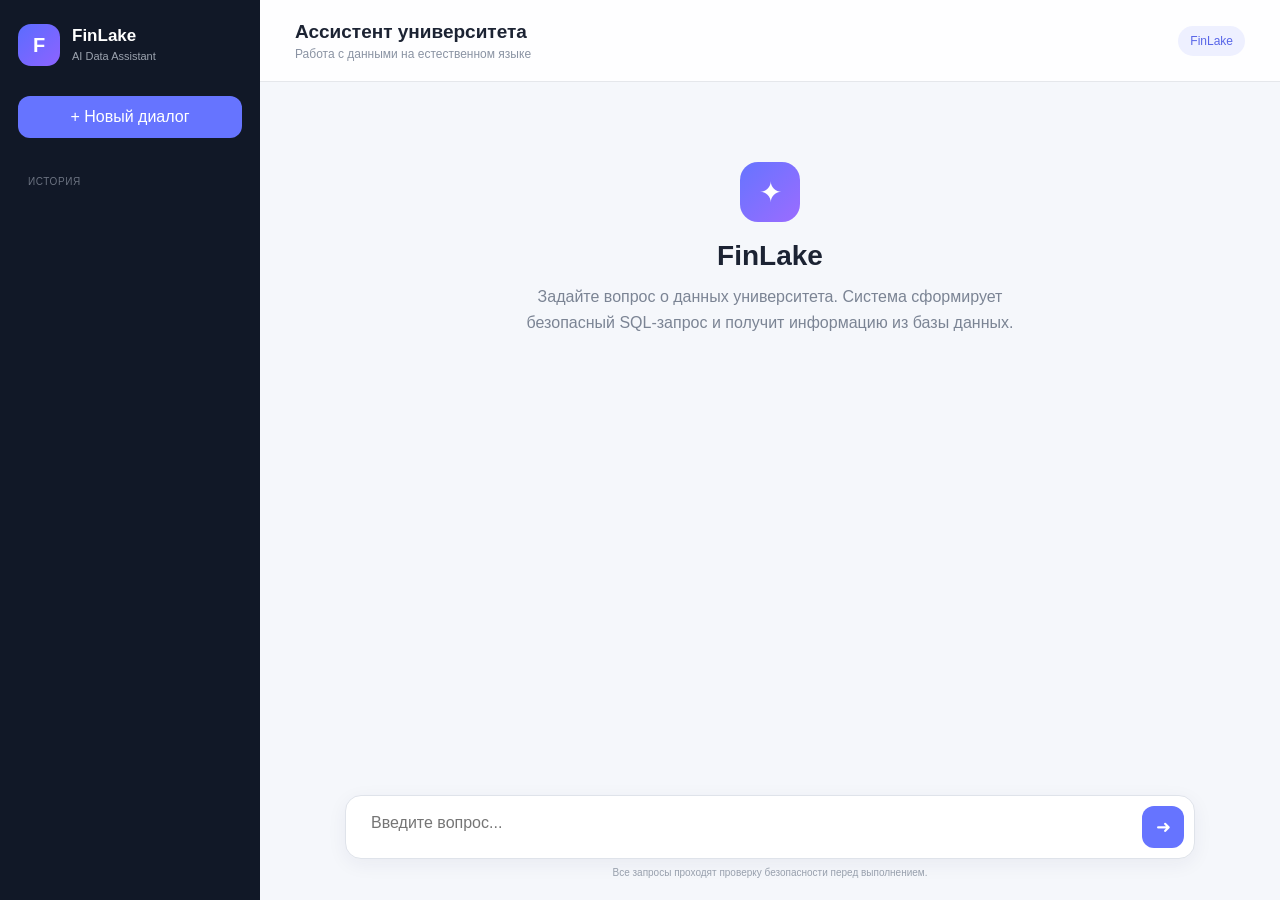
<file: frontend/index.html>
<!DOCTYPE html>
<html lang="ru">

<head>
    <meta charset="UTF-8">
    <meta name="viewport" content="width=device-width, initial-scale=1.0">

    <title>FinLake</title>

    <link rel="stylesheet" href="style.css">
</head>

<body>

<div class="app">

    <aside class="sidebar">

        <div class="logo">

            <div class="logo-icon">
                F
            </div>

            <div>
                <h2>FinLake</h2>
                <span>AI Data Assistant</span>
            </div>

        </div>

        <button
            class="new-chat"
            id="newChatButton"
        >
            + Новый диалог
        </button>

        <div class="history-section">

            <p class="history-title">
                ИСТОРИЯ
            </p>

            <div id="historyList"></div>

        </div>

    </aside>


    <main class="main">

        <header class="header">

            <div>
                <h1>Ассистент университета</h1>

                <p>
                    Работа с данными на естественном языке
                </p>
            </div>

            <div
                class="header-badge"
                id="roleBadge"
            >
                FinLake
            </div>

        </header>


        <section
            class="chat"
            id="chat"
        >

            <div
                class="welcome"
                id="welcome"
            >

                <div class="ai-logo">
                    ✦
                </div>

                <h2>FinLake</h2>

                <p>
                    Задайте вопрос о данных университета.
                    Система сформирует безопасный SQL-запрос
                    и получит информацию из базы данных.
                </p>

            </div>

            <div
                class="messages"
                id="messages"
            ></div>

        </section>


        <div class="input-area">

            <div class="input-box">

                <textarea
                    id="messageInput"
                    placeholder="Введите вопрос..."
                    rows="1"
                ></textarea>

                <button id="sendButton">
                    ➜
                </button>

            </div>

            <p class="hint">
                Все запросы проходят проверку безопасности перед выполнением.
            </p>

        </div>

    </main>

</div>


<script src="script.js"></script>

</body>

</html>
</file>
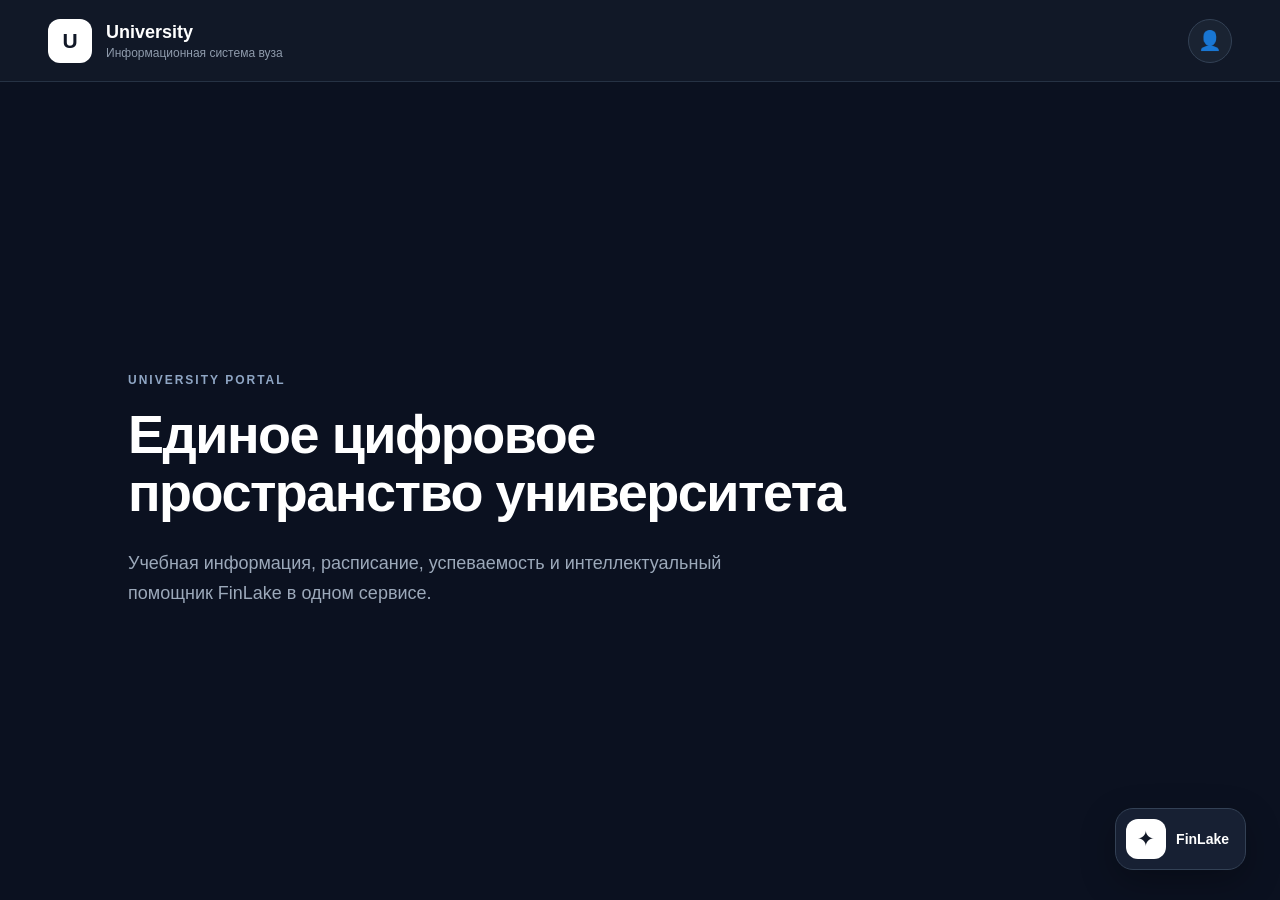
<file: frontend/account.html>
<!DOCTYPE html>
<html lang="ru">

<head>
    <meta charset="UTF-8">
    <meta name="viewport" content="width=device-width, initial-scale=1.0">

    <title>Личный кабинет | University Portal</title>

    <link rel="stylesheet" href="account.css">
</head>

<body>

<header class="topbar">

    <a href="home.html" class="university">

        <div class="university-logo">
            U
        </div>

        <div>
            <h2>University Portal</h2>
            <span id="headerRole">Личный кабинет</span>
        </div>

    </a>

    <div class="topbar-right">

        <div class="mini-profile">

            <div class="mini-avatar" id="miniAvatar">
                U
            </div>

            <div>
                <strong id="miniName">
                    Пользователь
                </strong>

                <span id="miniRole">
                    Личный кабинет
                </span>
            </div>

        </div>

        <button
            class="logout-button"
            id="logoutButton"
            title="Выйти"
        >
            Выйти
        </button>

    </div>

</header>


<main class="content">

    <section class="welcome-section">

        <div>

            <p class="date-label">
                ЛИЧНЫЙ КАБИНЕТ
            </p>

            <h1 id="welcomeTitle">
                Добро пожаловать!
            </h1>

            <p id="welcomeText">
                Загружаем информацию...
            </p>

        </div>

        <div class="role-badge" id="roleBadge">
            Пользователь
        </div>

    </section>


    <section class="profile-card">

        <div class="big-avatar" id="bigAvatar">
            U
        </div>

        <div class="profile-info">

            <h2 id="fullName">
                Загрузка...
            </h2>

            <p id="profileSubtitle">
                University Portal
            </p>

            <div
                class="profile-details"
                id="profileDetails"
            ></div>

        </div>

    </section>


    <section
        class="stats"
        id="stats"
    ></section>


    <div class="dashboard-grid">

        <section class="panel">

            <div class="panel-header">

                <div>
                    <h3 id="leftPanelTitle">
                        Информация
                    </h3>

                    <p id="leftPanelSubtitle">
                        Актуальные данные
                    </p>
                </div>

            </div>

            <div id="leftPanelContent"></div>

        </section>


        <section class="panel">

            <div class="panel-header">

                <div>
                    <h3 id="rightPanelTitle">
                        Дополнительно
                    </h3>

                    <p id="rightPanelSubtitle">
                        Основная информация
                    </p>
                </div>

            </div>

            <div id="rightPanelContent"></div>

        </section>

    </div>

</main>


<a
    href="index.html"
    class="finlake-button"
    title="Открыть FinLake"
>

    <div class="finlake-icon">
        ✦
    </div>

    <div class="finlake-text">
        <strong>FinLake</strong>
        <span>AI-помощник</span>
    </div>

</a>


<script src="account.js"></script>

</body>

</html>
</file>
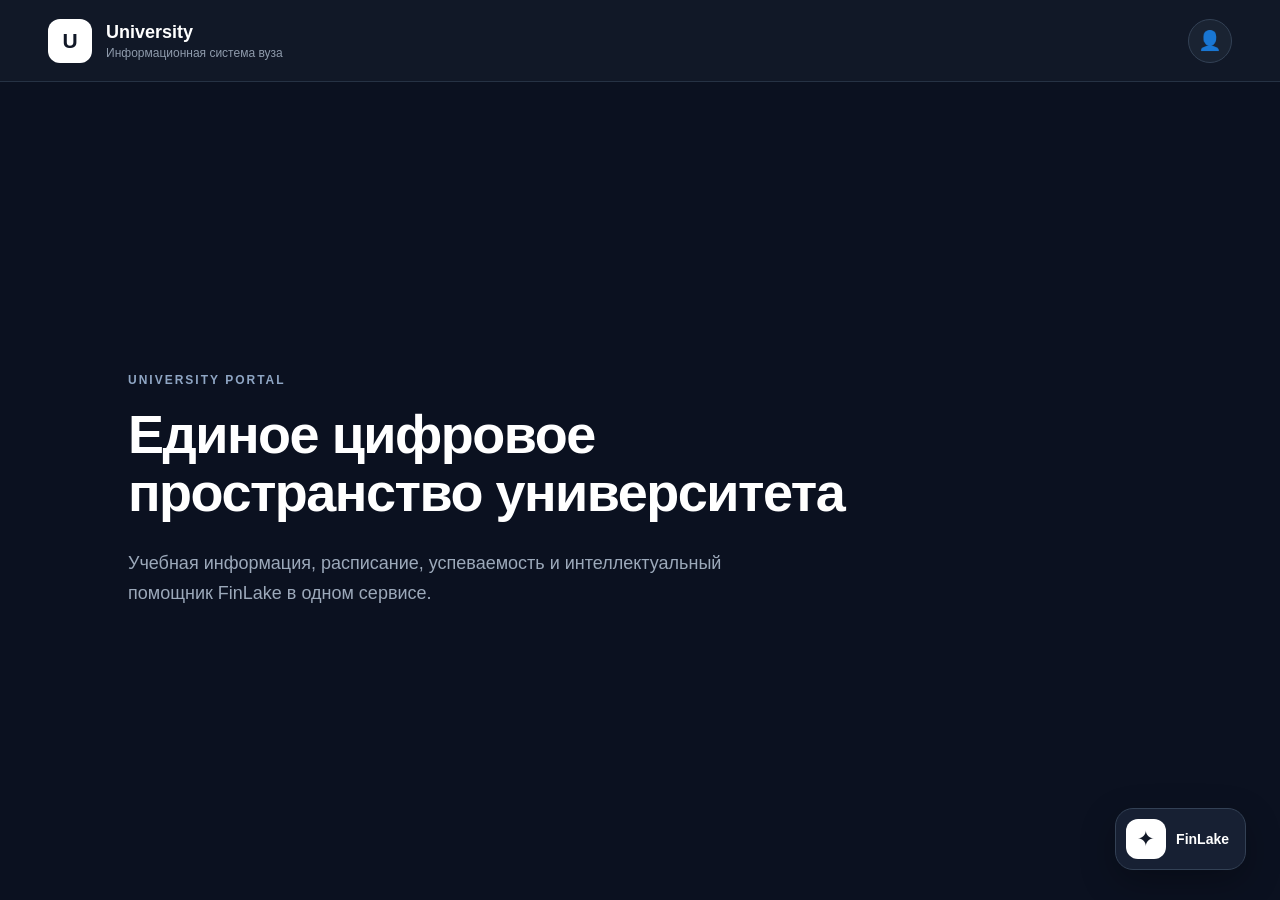
<file: frontend/home.html>
<!DOCTYPE html>
<html lang="ru">

<head>
    <meta charset="UTF-8">
    <meta name="viewport" content="width=device-width, initial-scale=1.0">

    <title>University</title>

    <link rel="stylesheet" href="home.css">
</head>

<body>

<header class="header">

    <div class="university-logo">

        <div class="logo">
            U
        </div>

        <div>
            <h2>University</h2>
            <span>Информационная система вуза</span>
        </div>

    </div>


    <button class="account-button" id="accountButton">
        👤
    </button>

</header>


<main class="main">

    <section class="hero">

        <div class="hero-content">

            <p class="subtitle">
                UNIVERSITY PORTAL
            </p>

            <h1>
                Единое цифровое пространство университета
            </h1>

            <p class="description">
                Учебная информация, расписание, успеваемость
                и интеллектуальный помощник FinLake в одном сервисе.
            </p>

        </div>

    </section>

</main>


<a href="index.html" class="finlake-button">

    <div class="finlake-icon">
        ✦
    </div>

    <span>
        FinLake
    </span>

</a>


<div class="modal" id="loginModal">

    <div class="modal-window">

        <button class="close-button" id="closeButton">
            ×
        </button>


        <h2>
            Вход в личный кабинет
        </h2>

        <p class="modal-description">
            Введите логин и пароль
        </p>


        <form id="loginForm">

            <label for="login">
                Логин
            </label>

            <input
                type="text"
                id="login"
                placeholder="student-0001"
                autocomplete="username"
                required
            >

            <p
                class="error-message"
                id="errorMessage"
            ></p>


            <button
                class="login-button"
                type="submit"
            >
                Войти
            </button>

        </form>

    </div>

</div>


<script src="home.js"></script>

</body>

</html>
</file>
<file: frontend/style.css>
* {
    box-sizing: border-box;
    margin: 0;
    padding: 0;
}

body {
    font-family: -apple-system, BlinkMacSystemFont, "Segoe UI", sans-serif;
    background: #f5f7fb;
    color: #1c2333;
}

button,
textarea {
    font: inherit;
}

.app {
    display: flex;
    height: 100vh;
}

.sidebar {
    width: 260px;
    background: #111827;
    color: white;
    padding: 24px 18px;
    display: flex;
    flex-direction: column;
}

.logo {
    display: flex;
    align-items: center;
    gap: 12px;
    margin-bottom: 30px;
}

.logo-icon {
    width: 42px;
    height: 42px;
    border-radius: 13px;
    background: linear-gradient(135deg, #5b6cff, #8d63ff);
    display: flex;
    justify-content: center;
    align-items: center;
    font-weight: 700;
    font-size: 20px;
}

.logo h2 {
    font-size: 17px;
}

.logo span {
    font-size: 11px;
    color: #9ca3af;
}

.new-chat {
    border: none;
    background: #6674ff;
    color: white;
    border-radius: 12px;
    padding: 12px;
    cursor: pointer;
    margin-bottom: 30px;
}

.new-chat:hover {
    background: #5966e8;
}

.sidebar-title {
    font-size: 11px;
    color: #6b7280;
    margin-bottom: 12px;
}

.quick-question {
    width: 100%;
    border: none;
    background: transparent;
    color: #cbd5e1;
    text-align: left;
    padding: 11px;
    border-radius: 10px;
    cursor: pointer;
}

.quick-question:hover {
    background: #1f2937;
    color: white;
}

.sidebar-bottom {
    margin-top: auto;
}



.main {
    flex: 1;
    display: flex;
    flex-direction: column;
    min-width: 0;
}

.header {
    height: 82px;
    background: rgba(255, 255, 255, 0.9);
    border-bottom: 1px solid #e5e7eb;
    display: flex;
    align-items: center;
    justify-content: space-between;
    padding: 0 35px;
}

.header h1 {
    font-size: 19px;
}

.header p {
    font-size: 12px;
    color: #8a93a3;
    margin-top: 4px;
}

.header-badge {
    background: #eef0ff;
    color: #5966e8;
    font-size: 12px;
    padding: 8px 12px;
    border-radius: 20px;
}

.chat {
    flex: 1;
    overflow-y: auto;
    padding: 30px;
}

.welcome {
    max-width: 760px;
    margin: 50px auto;
    text-align: center;
}

.ai-logo {
    width: 60px;
    height: 60px;
    margin: auto;
    border-radius: 18px;
    background: linear-gradient(135deg, #6674ff, #9b6cff);
    display: flex;
    align-items: center;
    justify-content: center;
    color: white;
    font-size: 28px;
    margin-bottom: 18px;
}

.welcome h2 {
    font-size: 28px;
}

.welcome > p {
    max-width: 520px;
    margin: 12px auto 30px;
    color: #7b8494;
    line-height: 1.6;
}

.examples {
    display: grid;
    grid-template-columns: repeat(3, 1fr);
    gap: 12px;
}

.example {
    background: white;
    border: 1px solid #e6e9f0;
    border-radius: 15px;
    padding: 16px;
    text-align: left;
    display: flex;
    gap: 12px;
    cursor: pointer;
    transition: 0.2s;
}

.example:hover {
    transform: translateY(-3px);
    border-color: #bbc1ff;
    box-shadow: 0 8px 25px rgba(50, 60, 120, 0.08);
}

.example strong {
    font-size: 13px;
}

.example p {
    font-size: 12px;
    color: #808899;
    margin-top: 4px;
}

.messages {
    max-width: 850px;
    margin: auto;
}

.message {
    margin-bottom: 22px;
}

.user-message {
    display: flex;
    justify-content: flex-end;
}

.user-bubble {
    background: #6674ff;
    color: white;
    padding: 13px 17px;
    border-radius: 18px 18px 4px 18px;
    max-width: 65%;
}

.ai-message {
    background: white;
    border: 1px solid #e5e7eb;
    padding: 18px;
    border-radius: 16px;
    max-width: 780px;
}

.ai-title {
    font-weight: 600;
    margin-bottom: 10px;
}

.sql-block {
    background: #111827;
    color: #d1d5db;
    padding: 14px;
    border-radius: 10px;
    margin-top: 15px;
    font-family: monospace;
    font-size: 13px;
    overflow-x: auto;
}

.result-table {
    width: 100%;
    margin-top: 15px;
    border-collapse: collapse;
}

.result-table th,
.result-table td {
    border-bottom: 1px solid #e5e7eb;
    padding: 10px;
    text-align: left;
    font-size: 13px;
}

.result-table th {
    color: #667085;
}

.loader {
    display: inline-flex;
    gap: 5px;
    padding: 15px;
}

.loader span {
    width: 7px;
    height: 7px;
    background: #818cf8;
    border-radius: 50%;
    animation: pulse 1s infinite alternate;
}

.loader span:nth-child(2) {
    animation-delay: 0.2s;
}

.loader span:nth-child(3) {
    animation-delay: 0.4s;
}

@keyframes pulse {
    from {
        opacity: 0.3;
        transform: translateY(0);
    }

    to {
        opacity: 1;
        transform: translateY(-5px);
    }
}

.input-area {
    padding: 15px 30px 22px;
    background: #f5f7fb;
}

.input-box {
    max-width: 850px;
    margin: auto;
    background: white;
    border: 1px solid #dfe3ea;
    border-radius: 16px;
    padding: 10px 10px 10px 17px;
    display: flex;
    gap: 10px;
    box-shadow: 0 5px 20px rgba(30, 40, 80, 0.06);
}

textarea {
    border: none;
    outline: none;
    resize: none;
    flex: 1;
    padding: 8px;
    min-height: 38px;
}

#sendButton {
    width: 42px;
    height: 42px;
    border: none;
    border-radius: 12px;
    background: #6674ff;
    color: white;
    font-size: 18px;
    cursor: pointer;
}

#sendButton:hover {
    background: #5664eb;
}

.hint {
    text-align: center;
    color: #98a0ad;
    font-size: 10px;
    margin-top: 8px;
}

@media (max-width: 850px) {
    .sidebar {
        display: none;
    }

    .examples {
        grid-template-columns: 1fr;
    }

    .chat {
        padding: 18px;
    }
}
.history-section {
    margin-top: 5px;
    flex: 1;
    overflow-y: auto;
}

.history-title {
    font-size: 10px;
    color: #6b7280;
    margin: 0 10px 12px;
    letter-spacing: 0.5px;
}

.history-item {
    width: 100%;
    border: none;
    background: transparent;
    color: #cbd5e1;
    text-align: left;
    padding: 10px 12px;
    border-radius: 10px;
    cursor: pointer;
    margin-bottom: 4px;

    white-space: nowrap;
    overflow: hidden;
    text-overflow: ellipsis;
}

.history-item:hover {
    background: #1f2937;
    color: white;
}
.history-section {
    flex: 1;
    margin-top: 8px;
    overflow-y: auto;
}

.history-title {
    margin: 0 10px 10px;
    color: #6b7280;
    font-size: 10px;
    letter-spacing: 0.6px;
}

.history-item {
    width: 100%;
    padding: 10px 12px;
    margin-bottom: 4px;

    border: none;
    border-radius: 9px;

    background: transparent;
    color: #aeb6c5;

    text-align: left;
    cursor: pointer;

    white-space: nowrap;
    overflow: hidden;
    text-overflow: ellipsis;
}

.history-item:hover {
    background: #1f2937;
    color: white;
}

.history-item.active {
    background: #273244;
    color: white;
}
</file>
<file: frontend/account.css>
* {
    box-sizing: border-box;
    margin: 0;
    padding: 0;
}


body {
    min-height: 100vh;

    font-family:
        -apple-system,
        BlinkMacSystemFont,
        "Segoe UI",
        sans-serif;

    background: #f5f7fb;
    color: #1c2333;
}


button {
    font: inherit;
}


.topbar {
    height: 76px;

    display: flex;
    align-items: center;
    justify-content: space-between;

    padding: 0 34px;

    position: sticky;
    top: 0;

    background: white;

    border-bottom: 1px solid #e5e7eb;

    z-index: 20;
}


.university {
    display: flex;
    align-items: center;

    gap: 12px;

    color: inherit;

    text-decoration: none;
}


.university-logo {
    width: 42px;
    height: 42px;

    display: flex;
    align-items: center;
    justify-content: center;

    border-radius: 13px;

    background:
        linear-gradient(
            135deg,
            #5b6cff,
            #9368ff
        );

    color: white;

    font-size: 19px;
    font-weight: 700;
}


.university h2 {
    font-size: 16px;
}


.university span {
    display: block;

    margin-top: 3px;

    color: #9299a8;

    font-size: 11px;
}


.topbar-right {
    display: flex;
    align-items: center;

    gap: 18px;
}


.mini-profile {
    display: flex;
    align-items: center;

    gap: 10px;
}


.mini-avatar {
    width: 39px;
    height: 39px;

    display: flex;
    align-items: center;
    justify-content: center;

    border-radius: 12px;

    background: #eef0ff;
    color: #6674ff;

    font-size: 12px;
    font-weight: 700;
}


.mini-profile strong {
    display: block;

    font-size: 12px;
}


.mini-profile span {
    display: block;

    margin-top: 3px;

    color: #9299a8;

    font-size: 10px;
}


.logout-button {
    padding: 9px 14px;

    border: 1px solid #e2e5eb;
    border-radius: 10px;

    background: white;
    color: #626b7c;

    font-size: 11px;

    cursor: pointer;

    transition: 0.2s;
}


.logout-button:hover {
    background: #f3f4f7;
    color: #1c2333;
}


.content {
    width: 100%;
    max-width: 1180px;

    margin: 0 auto;

    padding: 38px 34px 90px;
}


.welcome-section {
    display: flex;
    align-items: center;
    justify-content: space-between;

    gap: 20px;

    margin-bottom: 25px;
}


.date-label {
    margin-bottom: 8px;

    color: #6674ff;

    font-size: 10px;
    font-weight: 700;

    letter-spacing: 1px;
}


.welcome-section h1 {
    font-size: 27px;
}


.welcome-section > div > p:last-child {
    margin-top: 7px;

    color: #858d9c;

    font-size: 13px;
}


.role-badge {
    padding: 8px 14px;

    border-radius: 20px;

    background: #eef0ff;
    color: #5966e8;

    font-size: 12px;
    font-weight: 600;

    white-space: nowrap;
}


.profile-card {
    display: flex;
    align-items: center;

    gap: 22px;

    padding: 27px;

    border-radius: 20px;

    background:
        linear-gradient(
            135deg,
            #171f32,
            #252c46
        );

    color: white;

    box-shadow:
        0 12px 30px
        rgba(30, 40, 80, 0.12);
}


.big-avatar {
    min-width: 75px;
    width: 75px;
    height: 75px;

    display: flex;
    align-items: center;
    justify-content: center;

    border-radius: 22px;

    background:
        linear-gradient(
            135deg,
            #6674ff,
            #9b6cff
        );

    font-size: 20px;
    font-weight: 700;
}


.profile-info {
    flex: 1;
}


.profile-info h2 {
    font-size: 20px;
}


.profile-info > p {
    margin-top: 5px;

    color: #bbc2d2;

    font-size: 13px;
}


.profile-details {
    display: flex;
    flex-wrap: wrap;

    gap: 45px;

    margin-top: 20px;
}


.detail-item {
    display: flex;
    flex-direction: column;

    gap: 5px;
}


.detail-item span {
    color: #929aab;

    font-size: 10px;
}


.detail-item strong {
    font-size: 12px;
}


.active-status {
    color: #69df9b;
}


.stats {
    display: grid;

    grid-template-columns:
        repeat(3, 1fr);

    gap: 15px;

    margin-top: 20px;
}


.stat-card {
    display: flex;
    align-items: center;

    gap: 15px;

    padding: 20px;

    background: white;

    border: 1px solid #e7eaf0;
    border-radius: 16px;
}


.stat-icon {
    width: 45px;
    height: 45px;

    display: flex;
    align-items: center;
    justify-content: center;

    background: #f1f3ff;

    border-radius: 13px;

    font-size: 19px;
}


.stat-card span {
    display: block;

    color: #818a99;

    font-size: 11px;
}


.stat-card strong {
    display: block;

    margin-top: 2px;

    font-size: 23px;
}


.stat-card p {
    margin-top: 2px;

    color: #a0a7b3;

    font-size: 10px;
}


.dashboard-grid {
    display: grid;

    grid-template-columns:
        1.3fr 1fr;

    gap: 18px;

    margin-top: 20px;
}


.panel {
    padding: 22px;

    background: white;

    border: 1px solid #e7eaf0;
    border-radius: 17px;
}


.panel-header {
    display: flex;
    align-items: center;
    justify-content: space-between;

    margin-bottom: 18px;
}


.panel-header h3 {
    font-size: 15px;
}


.panel-header p {
    margin-top: 4px;

    color: #989fac;

    font-size: 10px;
}


.data-row {
    display: flex;
    align-items: center;
    justify-content: space-between;

    gap: 20px;

    padding: 13px 0;

    border-bottom:
        1px solid #eef0f3;
}


.data-row:last-child {
    border-bottom: none;
}


.data-row strong {
    display: block;

    font-size: 12px;
}


.data-row span {
    display: block;

    margin-top: 4px;

    color: #9aa1ae;

    font-size: 10px;
}


.data-value {
    flex-shrink: 0;

    padding: 7px 10px;

    border-radius: 9px;

    background: #eef0ff;
    color: #5966e8;

    font-size: 11px;
    font-weight: 700;
}


.empty-state {
    padding: 22px 0;

    color: #9aa1ae;

    font-size: 12px;

    text-align: center;
}


.finlake-button {
    position: fixed;

    right: 28px;
    bottom: 28px;

    display: flex;
    align-items: center;

    gap: 10px;

    padding: 9px 15px 9px 9px;

    border-radius: 18px;

    background: #111827;
    color: white;

    text-decoration: none;

    box-shadow:
        0 12px 35px
        rgba(17, 24, 39, 0.28);

    z-index: 100;

    transition: 0.2s;
}


.finlake-button:hover {
    transform: translateY(-4px);

    box-shadow:
        0 16px 40px
        rgba(17, 24, 39, 0.35);
}


.finlake-icon {
    width: 45px;
    height: 45px;

    display: flex;
    align-items: center;
    justify-content: center;

    border-radius: 14px;

    background:
        linear-gradient(
            135deg,
            #6674ff,
            #9b6cff
        );

    font-size: 22px;
}


.finlake-text strong {
    display: block;

    font-size: 12px;
}


.finlake-text span {
    display: block;

    margin-top: 3px;

    color: #9ca3af;

    font-size: 9px;
}


@media (max-width: 850px) {

    .content {
        padding: 25px 20px 90px;
    }


    .welcome-section {
        align-items: flex-start;
        flex-direction: column;
    }


    .profile-card {
        align-items: flex-start;
    }


    .profile-details {
        flex-direction: column;

        gap: 10px;
    }


    .stats {
        grid-template-columns: 1fr;
    }


    .dashboard-grid {
        grid-template-columns: 1fr;
    }


    .mini-profile {
        display: none;
    }


    .finlake-text {
        display: none;
    }


    .finlake-button {
        padding: 8px;
    }

}
</file>
<file: frontend/home.css>
* {
    margin: 0;
    padding: 0;
    box-sizing: border-box;
}


body {
    min-height: 100vh;
    font-family: Arial, sans-serif;
    background: #0b1120;
    color: #ffffff;
}


/* HEADER */

.header {
    height: 82px;
    padding: 0 48px;

    display: flex;
    align-items: center;
    justify-content: space-between;

    background: #111827;
    border-bottom: 1px solid #263244;
}


.university-logo {
    display: flex;
    align-items: center;
    gap: 14px;
}


.logo {
    width: 44px;
    height: 44px;

    display: flex;
    align-items: center;
    justify-content: center;

    border-radius: 12px;

    background: #ffffff;
    color: #111827;

    font-size: 21px;
    font-weight: bold;
}


.university-logo h2 {
    font-size: 18px;
    font-weight: 600;
}


.university-logo span {
    display: block;
    margin-top: 3px;

    font-size: 12px;
    color: #8e9aab;
}


.account-button {
    width: 44px;
    height: 44px;

    border: 1px solid #334155;
    border-radius: 50%;

    background: #1a2332;

    font-size: 19px;

    cursor: pointer;

    transition: 0.2s;
}


.account-button:hover {
    background: #263244;
    transform: translateY(-1px);
}


/* MAIN */

.main {
    min-height: calc(100vh - 82px);

    display: flex;
    align-items: center;

    padding: 70px 10%;
}


.hero {
    width: 100%;
}


.hero-content {
    max-width: 760px;
}


.subtitle {
    margin-bottom: 18px;

    color: #8fa6c4;

    font-size: 12px;
    font-weight: 600;

    letter-spacing: 2px;
}


.hero h1 {
    max-width: 750px;

    font-size: 54px;
    line-height: 1.08;

    font-weight: 600;

    letter-spacing: -1.5px;
}


.description {
    max-width: 620px;

    margin-top: 26px;

    color: #9ca9ba;

    font-size: 18px;
    line-height: 1.7;
}


/* FINLAKE BUTTON */

.finlake-button {
    position: fixed;

    right: 34px;
    bottom: 30px;

    display: flex;
    align-items: center;
    gap: 10px;

    padding: 10px 16px 10px 10px;

    border: 1px solid #334155;
    border-radius: 18px;

    background: #172033;
    color: #ffffff;

    text-decoration: none;

    box-shadow: 0 12px 35px rgba(0, 0, 0, 0.28);

    transition: 0.2s;
}


.finlake-button:hover {
    transform: translateY(-3px);
    background: #202c40;
}


.finlake-icon {
    width: 40px;
    height: 40px;

    display: flex;
    align-items: center;
    justify-content: center;

    border-radius: 12px;

    background: #ffffff;
    color: #111827;

    font-size: 21px;
}


.finlake-button span {
    font-size: 14px;
    font-weight: 600;
}


/* LOGIN MODAL */

.modal {
    position: fixed;

    top: 0;
    left: 0;

    width: 100%;
    height: 100%;

    display: none;
    align-items: center;
    justify-content: center;

    padding: 20px;

    background: rgba(4, 8, 16, 0.72);

    backdrop-filter: blur(6px);

    z-index: 1000;
}


.modal.active {
    display: flex;
}


.modal-window {
    position: relative;

    width: 100%;
    max-width: 420px;

    padding: 38px;

    border: 1px solid #2d394b;
    border-radius: 20px;

    background: #111827;

    box-shadow: 0 25px 70px rgba(0, 0, 0, 0.45);
}


.close-button {
    position: absolute;

    top: 15px;
    right: 18px;

    border: none;
    background: transparent;

    color: #8491a3;

    font-size: 26px;

    cursor: pointer;
}


.close-button:hover {
    color: #ffffff;
}


.modal-window h2 {
    margin-bottom: 8px;

    font-size: 24px;
    font-weight: 600;
}


.modal-description {
    margin-bottom: 28px;

    color: #8e9aab;

    font-size: 14px;
}


#loginForm {
    display: flex;
    flex-direction: column;
}


#loginForm label {
    margin-bottom: 7px;

    color: #c7ced8;

    font-size: 13px;
}


#loginForm input {
    width: 100%;

    margin-bottom: 18px;
    padding: 13px 14px;

    border: 1px solid #334155;
    border-radius: 10px;

    outline: none;

    background: #0b1220;
    color: #ffffff;

    font-size: 14px;

    transition: 0.2s;
}


#loginForm input::placeholder {
    color: #596579;
}


#loginForm input:focus {
    border-color: #718096;
    background: #0d1626;
}


.error-message {
    min-height: 18px;

    margin-top: -6px;
    margin-bottom: 10px;

    color: #ef8c8c;

    font-size: 12px;
}


.login-button {
    width: 100%;

    padding: 13px;

    border: none;
    border-radius: 10px;

    background: #ffffff;
    color: #111827;

    font-size: 14px;
    font-weight: 600;

    cursor: pointer;

    transition: 0.2s;
}


.login-button:hover {
    background: #e5e7eb;
    transform: translateY(-1px);
}


/* MOBILE */

@media (max-width: 700px) {

    .header {
        padding: 0 20px;
    }


    .main {
        padding: 50px 24px;
    }


    .hero h1 {
        font-size: 38px;
    }


    .description {
        font-size: 16px;
    }


    .finlake-button {
        right: 20px;
        bottom: 20px;
    }


    .finlake-button span {
        display: none;
    }


    .finlake-button {
        padding: 8px;
        border-radius: 16px;
    }


    .modal-window {
        padding: 32px 24px;
    }
}
</file>
